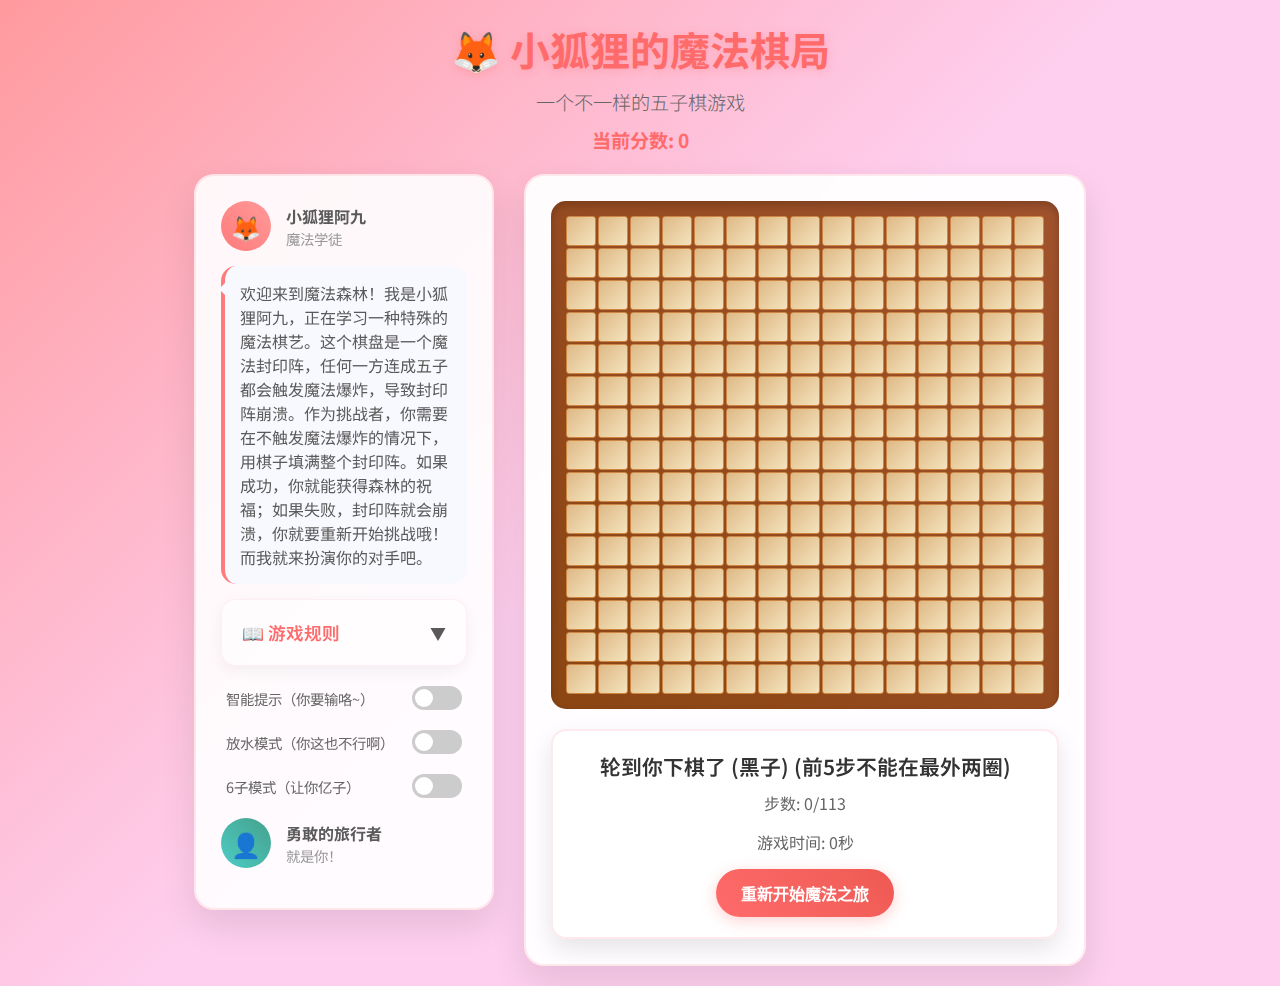
<file: game/reverse_gomoku.html>
<!DOCTYPE html>
<html lang="zh-CN">
<head>
    <meta charset="UTF-8">
    <meta name="viewport" content="width=device-width, initial-scale=1.0">
    <title>小狐狸的魔法棋局</title>
    <link href="https://cdnjs.cloudflare.com/ajax/libs/animate.css/4.1.1/animate.min.css" rel="stylesheet">
    <style>
        @import url('https://fonts.googleapis.com/css2?family=Noto+Sans+SC:wght@300;400;500;700&display=swap');
        
        * {
            margin: 0;
            padding: 0;
            box-sizing: border-box;
        }

        body {
            font-family: 'Noto Sans SC', sans-serif;
            background: linear-gradient(135deg, #ff9a9e 0%, #fecfef 50%, #fecfef 100%);
            min-height: 100vh;
            display: flex;
            flex-direction: column;
            align-items: center;
            padding: 20px;
            color: #5a5a5a;
        }

        .header {
            text-align: center;
            margin-bottom: 20px;
        }

        .title {
            font-size: 2.5rem;
            font-weight: 700;
            color: #ff6b6b;
            text-shadow: 0 2px 10px rgba(255, 107, 107, 0.3);
            margin-bottom: 10px;
        }

        .subtitle {
            font-size: 1.2rem;
            color: #666;
            font-weight: 300;
        }

        .game-container {
            display: flex;
            gap: 30px;
            max-width: 1200px;
            width: 100%;
            justify-content: center;
            flex-wrap: wrap;
        }

        .story-panel {
            background: rgba(255, 255, 255, 0.9);
            border-radius: 20px;
            padding: 25px;
            box-shadow: 0 15px 35px rgba(0, 0, 0, 0.1);
            backdrop-filter: blur(10px);
            width: 300px;
            height: fit-content;
            border: 2px solid rgba(255, 182, 193, 0.3);
        }

        .character {
            display: flex;
            align-items: center;
            margin-bottom: 15px;
        }

        .avatar {
            width: 50px;
            height: 50px;
            border-radius: 50%;
            margin-right: 15px;
            display: flex;
            align-items: center;
            justify-content: center;
            font-size: 1.5rem;
            color: white;
            font-weight: bold;
        }

        .fox-avatar {
            background: linear-gradient(45deg, #ff7b7b, #ff9999);
        }

        .player-avatar {
            background: linear-gradient(45deg, #4ecdc4, #44a08d);
        }

        .dialogue {
            background: #f8f9ff;
            padding: 15px;
            border-radius: 15px;
            margin-bottom: 15px;
            border-left: 4px solid #ff7b7b;
            position: relative;
        }

        .dialogue::before {
            content: '';
            position: absolute;
            left: -6px;
            top: 15px;
            width: 0;
            height: 0;
            border-top: 8px solid transparent;
            border-bottom: 8px solid transparent;
            border-right: 8px solid #f8f9ff;
        }

        .board-container {
            background: rgba(255, 255, 255, 0.95);
            border-radius: 20px;
            padding: 25px;
            box-shadow: 0 15px 35px rgba(0, 0, 0, 0.1);
            backdrop-filter: blur(10px);
            border: 2px solid rgba(255, 182, 193, 0.3);
        }

        .game-board {
            display: grid;
            grid-template-columns: repeat(15, 1fr);
            gap: 2px;
            background: linear-gradient(45deg, #8B4513, #A0522D);
            padding: 15px;
            border-radius: 15px;
            box-shadow: inset 0 4px 8px rgba(0, 0, 0, 0.2);
        }

        .cell {
            width: 30px;
            height: 30px;
            background: linear-gradient(135deg, #DEB887, #F4E4BC);
            border: 1px solid #CD853F;
            cursor: pointer;
            display: flex;
            align-items: center;
            justify-content: center;
            position: relative;
            transition: all 0.3s ease;
            border-radius: 3px;
        }

        .cell:hover {
            background: linear-gradient(135deg, #E6D3A3, #F5E6C8);
            transform: scale(1.05);
        }

        .cell.occupied {
            cursor: not-allowed;
        }

        .cell.occupied:hover {
            transform: none;
        }

        .piece {
            width: 24px;
            height: 24px;
            border-radius: 50%;
            box-shadow: 0 2px 6px rgba(0, 0, 0, 0.3);
            animation: placepiece 0.3s ease-out;
        }

        .piece.last-move {
            animation: lastMove 1.5s ease-in-out;
        }

        @keyframes placepiece {
            0% { transform: scale(0) rotate(180deg); opacity: 0; }
            50% { transform: scale(1.2) rotate(90deg); }
            100% { transform: scale(1) rotate(0deg); opacity: 1; }
        }

        @keyframes lastMove {
            0% { box-shadow: 0 0 0 0 rgba(255, 215, 0, 0.7); }
            50% { box-shadow: 0 0 20px 10px rgba(255, 215, 0, 0.7); }
            100% { box-shadow: 0 2px 6px rgba(0, 0, 0, 0.3); }
        }

        .black-piece {
            background: radial-gradient(circle at 30% 30%, #4a4a4a, #000);
            border: 2px solid #333;
        }

        .white-piece {
            background: radial-gradient(circle at 30% 30%, #fff, #e0e0e0);
            border: 2px solid #ccc;
        }

        .warning {
            position: absolute;
            top: -3px;
            left: -3px;
            right: -3px;
            bottom: -3px;
            border: 3px solid #ff4757;
            border-radius: 6px;
            animation: pulse 1s infinite;
            pointer-events: none;
            box-shadow: 0 0 10px rgba(255, 71, 87, 0.5);
            background: rgba(255, 71, 87, 0.1);
        }

        .winning-line {
            position: absolute;
            top: -2px;
            left: -2px;
            right: -2px;
            bottom: -2px;
            border: 3px solid #ffd700;
            border-radius: 6px;
            animation: winning-glow 0.8s ease-in-out;
            pointer-events: none;
            background: rgba(255, 215, 0, 0.2);
        }

        @keyframes pulse {
            0%, 100% { opacity: 1; transform: scale(1); }
            50% { opacity: 0.7; transform: scale(1.05); }
        }

        @keyframes winning-glow {
            0% { opacity: 0; transform: scale(0.8); }
            50% { opacity: 1; transform: scale(1.1); }
            100% { opacity: 0.8; transform: scale(1); }
        }

        .status-panel {
            background: rgba(255, 255, 255, 0.9);
            border-radius: 15px;
            padding: 20px;
            margin-top: 20px;
            text-align: center;
            box-shadow: 0 10px 25px rgba(0, 0, 0, 0.1);
            backdrop-filter: blur(10px);
            border: 2px solid rgba(255, 182, 193, 0.3);
        }

        .current-player {
            font-size: 1.3rem;
            font-weight: 600;
            margin-bottom: 10px;
        }

        .move-count {
            font-size: 1rem;
            color: #666;
            margin-bottom: 15px;
        }

        .restart-btn {
            background: linear-gradient(45deg, #ff6b6b, #ee5a52);
            color: white;
            border: none;
            padding: 12px 25px;
            border-radius: 25px;
            font-size: 1rem;
            font-weight: 600;
            cursor: pointer;
            transition: all 0.3s ease;
            box-shadow: 0 4px 15px rgba(255, 107, 107, 0.3);
        }

        .restart-btn:hover {
            transform: translateY(-2px);
            box-shadow: 0 6px 20px rgba(255, 107, 107, 0.4);
        }

        .game-over {
            position: fixed;
            top: 0;
            left: 0;
            width: 100%;
            height: 100%;
            background: rgba(0, 0, 0, 0.8);
            display: flex;
            align-items: center;
            justify-content: center;
            z-index: 1000;
        }

        .game-over-content {
            background: white;
            padding: 40px;
            border-radius: 20px;
            text-align: center;
            box-shadow: 0 20px 40px rgba(0, 0, 0, 0.3);
            max-width: 400px;
            width: 90%;
        }

        .game-over h2 {
            font-size: 2rem;
            margin-bottom: 20px;
            color: #ff6b6b;
        }

        .game-over p {
            font-size: 1.1rem;
            margin-bottom: 30px;
            line-height: 1.6;
            color: #666;
        }

        .hidden {
            display: none;
        }

        .rules-panel {
            background: rgba(255, 255, 255, 0.5);
            border-radius: 15px;
            padding: 15px;
            margin: 15px 0;
            box-shadow: 0 5px 15px rgba(0, 0, 0, 0.05);
            border: 1px solid rgba(255, 182, 193, 0.2);
        }

        .rules-header {
            display: flex;
            align-items: center;
            justify-content: space-between;
            cursor: pointer;
            padding: 5px;
            border-radius: 8px;
            transition: background-color 0.3s;
        }

        .rules-header:hover {
            background-color: rgba(255, 182, 193, 0.1);
        }

        .rules-title {
            font-size: 1.1rem;
            font-weight: 600;
            color: #ff6b6b;
            display: flex;
            align-items: center;
            gap: 8px;
        }

        .rules-content {
            margin-top: 10px;
            padding-top: 10px;
            border-top: 1px solid rgba(255, 182, 193, 0.3);
            display: none;
        }

        .rules-content.show {
            display: block;
            animation: fadeIn 0.3s ease-in-out;
        }

        .rules-list {
            list-style: none;
            padding: 0;
            margin: 0;
        }

        .rules-list li {
            margin-bottom: 8px;
            padding-left: 20px;
            position: relative;
            line-height: 1.5;
        }

        .rules-list li::before {
            content: '•';
            position: absolute;
            left: 0;
            color: #ff6b6b;
        }

        @keyframes fadeIn {
            from { opacity: 0; transform: translateY(-10px); }
            to { opacity: 1; transform: translateY(0); }
        }

        .toggle-icon {
            transition: transform 0.3s ease;
        }

        .toggle-icon.rotate {
            transform: rotate(180deg);
        }

        .mode-controls {
            display: flex;
            flex-direction: column;
            gap: 10px;
            margin: 15px 0;
        }

        .mode-control {
            display: flex;
            align-items: center;
            justify-content: space-between;
            color: #666;
            font-size: 0.9rem;
            position: relative;
            padding: 5px;
            border-radius: 8px;
            transition: background-color 0.3s;
        }

        .mode-control:hover {
            background-color: rgba(255, 182, 193, 0.1);
        }

        .mode-control .tooltip {
            position: absolute;
            bottom: 100%;
            left: 50%;
            transform: translateX(-50%);
            background: rgba(0, 0, 0, 0.8);
            color: white;
            padding: 8px 12px;
            border-radius: 4px;
            font-size: 0.8rem;
            white-space: nowrap;
            opacity: 0;
            visibility: hidden;
            transition: all 0.3s ease;
            pointer-events: none;
            margin-bottom: 5px;
        }

        .mode-control .tooltip::after {
            content: '';
            position: absolute;
            top: 100%;
            left: 50%;
            transform: translateX(-50%);
            border-width: 5px;
            border-style: solid;
            border-color: rgba(0, 0, 0, 0.8) transparent transparent transparent;
        }

        .mode-control:hover .tooltip {
            opacity: 1;
            visibility: visible;
        }

        .switch {
            position: relative;
            display: inline-block;
            width: 50px;
            height: 24px;
        }

        .switch input {
            opacity: 0;
            width: 0;
            height: 0;
        }

        .slider {
            position: absolute;
            cursor: pointer;
            top: 0;
            left: 0;
            right: 0;
            bottom: 0;
            background-color: #ccc;
            transition: .4s;
            border-radius: 24px;
        }

        .slider:before {
            position: absolute;
            content: "";
            height: 18px;
            width: 18px;
            left: 3px;
            bottom: 3px;
            background-color: white;
            transition: .4s;
            border-radius: 50%;
        }

        input:checked + .slider {
            background-color: #ff6b6b;
        }

        input:checked + .slider:before {
            transform: translateX(26px);
        }

        input:disabled + .slider {
            opacity: 0.5;
            cursor: not-allowed;
        }

        .toast {
            position: fixed;
            top: 20px;
            left: 50%;
            transform: translateX(-50%);
            background: rgba(0, 0, 0, 0.8);
            color: white;
            padding: 10px 20px;
            border-radius: 5px;
            z-index: 1000;
            display: none;
            animation: fadeInOut 2s ease-in-out;
        }

        @keyframes fadeInOut {
            0% { opacity: 0; }
            20% { opacity: 1; }
            80% { opacity: 1; }
            100% { opacity: 0; }
        }

        @media (max-width: 768px) {
            .game-container {
                flex-direction: column;
                align-items: center;
            }
            
            .story-panel {
                width: 100%;
                max-width: 400px;
                order: 1;
            }
            
            .board-container {
                order: 0;
            }
            
            .cell {
                width: 25px;
                height: 25px;
            }
            
            .piece {
                width: 20px;
                height: 20px;
            }
        }
    </style>
</head>
<body>
    <div class="header">
        <h1 class="title animate__animated animate__fadeInDown">🦊 小狐狸的魔法棋局</h1>
        <p class="subtitle animate__animated animate__fadeInUp">一个不一样的五子棋游戏</p>
        <div id="score-display" style="margin-top: 10px; font-size: 1.2rem; color: #ff6b6b; font-weight: bold;">当前分数: 0</div>
    </div>

    <div class="game-container">
        <div class="story-panel animate__animated animate__fadeInLeft">
            <div class="character">
                <div class="avatar fox-avatar">🦊</div>
                <div>
                    <strong>小狐狸阿九</strong>
                    <div style="font-size: 0.9rem; color: #999;">魔法学徒</div>
                </div>
            </div>
            
            <div class="dialogue" id="story-text">
                欢迎来到魔法森林！我是小狐狸阿九，正在学习一种特殊的魔法棋艺。这个棋盘是一个魔法封印阵，任何一方连成五子都会触发魔法爆炸，导致封印阵崩溃。作为挑战者，你需要在不触发魔法爆炸的情况下，用棋子填满整个封印阵。如果成功，你就能获得森林的祝福；如果失败，封印阵就会崩溃，你就要重新开始挑战哦！而我就来扮演你的对手吧。
            </div>

            <div class="rules-panel">
                <div class="rules-header" onclick="toggleRules()">
                    <div class="rules-title">
                        <span>📖 游戏规则</span>
                    </div>
                    <span class="toggle-icon">▼</span>
                </div>
                <div class="rules-content" id="rules-content">
                    <ul class="rules-list">
                        <li>这是一个反转的五子棋游戏，目标是填满整个棋盘而不连成五子。</li>
                        <li>黑子（玩家）先手，白子（AI）后手，轮流在棋盘上落子。</li>
                        <li>任何一方连成五子（横、竖、斜）都会触发"魔法爆炸"，玩家输掉游戏。</li>
                        <li>如果棋盘被完全填满且没有五子连线，则玩家获胜。</li>
                    </ul>
                </div>
            </div>

            <div class="mode-controls">
                <label class="mode-control">
                    <span>智能提示（你要输咯~）</span>
                    <label class="switch">
                        <input type="checkbox" id="toggle-warning">
                        <span class="slider"></span>
                    </label>
                    <div class="tooltip">开启后会在可能形成五子连线的位置显示红色警告（-200分）</div>
                </label>
                <label class="mode-control">
                    <span>放水模式（你这也不行啊）</span>
                    <label class="switch">
                        <input type="checkbox" id="toggle-easy">
                        <span class="slider"></span>
                    </label>
                    <div class="tooltip">开启后AI不会主动连成五子，只会帮助玩家或随机下棋（-400分）</div>
                </label>
                <label class="mode-control">
                    <span>6子模式（让你亿子）</span>
                    <label class="switch">
                        <input type="checkbox" id="toggle-six">
                        <span class="slider"></span>
                    </label>
                    <div class="tooltip">开启后需要连成6子才会触发魔法爆炸，降低游戏难度（-600分）</div>
                </label>
            </div>

            <div class="character">
                <div class="avatar player-avatar">👤</div>
                <div>
                    <strong>勇敢的旅行者</strong>
                    <div style="font-size: 0.9rem; color: #999;">就是你！</div>
                </div>
            </div>
        </div>

        <div class="board-container animate__animated animate__fadeInUp">
            <div class="game-board" id="game-board"></div>
            
            <div class="status-panel">
                <div class="current-player" id="current-player">轮到你下棋了 (黑子)</div>
                <div class="move-count" id="move-count">步数: 0/113</div>
                <div id="time-display" style="font-size: 1rem; color: #666; margin-bottom: 15px;">游戏时间: 0秒</div>
                <button class="restart-btn" onclick="restartGame()">重新开始魔法之旅</button>
            </div>
        </div>
    </div>

    <div class="game-over hidden" id="game-over">
        <div class="game-over-content animate__animated animate__bounceIn">
            <h2 id="game-over-title"></h2>
            <p id="game-over-message"></p>
            <button class="restart-btn" onclick="restartGame()">再来一局</button>
            <button class="restart-btn" style="margin-left: 10px;" onclick="viewScoreDetails()">查看分数构成</button>
        </div>
    </div>

    <div class="game-over hidden" id="score-details">
        <div class="game-over-content animate__animated animate__bounceIn" style="width: 500px; max-height: 80vh; overflow-y: auto;">
            <h2 style="color: #ff6b6b;">分数构成详情</h2>
            <div id="score-details-content" style="margin-bottom: 20px; text-align: left; line-height: 1.6;"></div>
            <button class="restart-btn" onclick="closeScoreDetails()">关闭</button>
        </div>
    </div>

    <div class="toast" id="toast"></div>

    <script>
        class ReverseGomoku {
            constructor() {
                this.boardSize = 15;
                this.board = Array(this.boardSize).fill().map(() => Array(this.boardSize).fill(0));
                this.currentPlayer = 1; // 1: 黑子(玩家), 2: 白子(AI)
                this.gameOver = false;
                this.moveCount = 0;
                this.warningCells = new Set();
                this.showWarning = false;
                this.easyMode = false;
                this.sixMode = false;
                this.gameStarted = false;
                this.playerInitialMovesLeft = 5; // 玩家初始移动次数限制
                this.aiInitialMovesLeft = 5; // AI初始移动次数限制
                this.score = 0;
                this.startTime = null;
                this.currentTime = 0;
                this.timerInterval = null;
                this.playerTriplets = 0;
                this.playerQuads = 0;
                this.aiTriplets = 0;
                this.aiQuads = 0;
                this.block3x3Count = 0;
                this.checked3x3 = new Set();
                this.scoreDetails = [];
                
                // 启用模式选择
                document.getElementById('toggle-warning').disabled = false;
                document.getElementById('toggle-easy').disabled = false;
                document.getElementById('toggle-six').disabled = false;
                
                this.storyTexts = [
                    "这个位置看起来不错呢！让我帮你制造一个连子的机会~ *狡黠地眨眨眼*",
                    "哇！你的棋艺真不错，居然能避开这么多陷阱！不过... 让我再试试这一步！",
                    "诶？你是不是发现我的小计谋了？不过游戏还没结束呢！",
                    "棋盘快满了！你真的很厉害，居然能避开这么多魔法陷阱！",
                    "我的魔法还不够强，不会真的爆炸的~ 不过... 嘿嘿，让我再试试这一步！",
                    "你下得很谨慎呢！不过没关系，我会继续帮你制造机会的~"
                ];
                
                this.initializeBoard();
                this.updateStatus();
            }

            initializeBoard() {
                const boardElement = document.getElementById('game-board');
                boardElement.innerHTML = '';
                
                for (let i = 0; i < this.boardSize; i++) {
                    for (let j = 0; j < this.boardSize; j++) {
                        const cell = document.createElement('div');
                        cell.className = 'cell';
                        cell.dataset.row = i;
                        cell.dataset.col = j;
                        cell.addEventListener('click', () => this.handleCellClick(i, j));
                        boardElement.appendChild(cell);
                    }
                }
            }

            handleCellClick(row, col) {
                if (this.gameOver || this.board[row][col] !== 0 || this.currentPlayer !== 1) {
                    return;
                }

                // 检查玩家是否在前五次移动中
                if (this.playerInitialMovesLeft > 0) {
                    // 检查是否在最外两圈
                    if (row < 2 || row > this.boardSize - 3 || col < 2 || col > this.boardSize - 3) {
                        showToast('前五次落子不能在最外两圈哦！');
                        return;
                    }
                }

                this.makeMove(row, col, 1);
                this.updateStory();
                
                if (!this.gameOver) {
                    setTimeout(() => {
                        this.aiMove();
                    }, 1000);
                }
            }

            makeMove(row, col, player) {
                if (!this.gameStarted) {
                    this.gameStarted = true;
                    // 禁用模式选择
                    document.getElementById('toggle-warning').disabled = true;
                    document.getElementById('toggle-easy').disabled = true;
                    document.getElementById('toggle-six').disabled = true;
                    this.startTime = new Date();
                    this.startTimer();
                }

                this.board[row][col] = player;
                this.moveCount++;
                
                // 更新初始移动次数
                if (player === 1 && this.playerInitialMovesLeft > 0) {
                    this.playerInitialMovesLeft--;
                } else if (player === 2 && this.aiInitialMovesLeft > 0) {
                    this.aiInitialMovesLeft--;
                }

                const cell = document.querySelector(`[data-row="${row}"][data-col="${col}"]`);
                const piece = document.createElement('div');
                piece.className = `piece ${player === 1 ? 'black-piece' : 'white-piece'} last-move`;
                cell.appendChild(piece);
                cell.classList.add('occupied');

                // 移除其他棋子的last-move标记
                document.querySelectorAll('.piece.last-move').forEach(p => {
                    if (p !== piece) {
                        p.classList.remove('last-move');
                    }
                });

                // 检查连线奖励
                this.checkLineBonus(row, col, player);
                // 检查3x3同色方块奖励
                this.check3x3Bonus(row, col, player);

                // 检查游戏结束条件
                const winResult = this.checkWin(row, col, player);
                if (winResult) {
                    this.highlightWinningLine(winResult.line);
                    setTimeout(() => {
                        this.endGame(false); // AI胜利（有人连成五子）
                    }, 1500); // 延迟1.5秒显示结束界面
                    return;
                }

                if (this.moveCount === this.boardSize * this.boardSize) {
                    this.endGame(true); // 玩家胜利（棋盘填满且没有五子连线）
                    return;
                }

                this.currentPlayer = player === 1 ? 2 : 1;
                this.updateWarnings();
                this.updateStatus();
                this.updateScoreDisplay();
            }
            
            startTimer() {
                this.timerInterval = setInterval(() => {
                    this.currentTime = Math.floor((new Date() - this.startTime) / 1000);
                    document.getElementById('time-display').textContent = `游戏时间: ${this.currentTime}秒`;
                }, 1000);
            }
            
            stopTimer() {
                if (this.timerInterval) {
                    clearInterval(this.timerInterval);
                    this.timerInterval = null;
                }
            }
            
            checkLineBonus(row, col, player) {
                const directions = [
                    [0, 1], [1, 0], [1, 1], [1, -1]
                ];
                let tripletCount = 0;
                let quadCount = 0;

                for (let [dx, dy] of directions) {
                    let line = [{row, col}];
                    
                    // 向一个方向检查
                    for (let i = 1; i < 5; i++) {
                        const newRow = row + dx * i;
                        const newCol = col + dy * i;
                        if (newRow >= 0 && newRow < this.boardSize && 
                            newCol >= 0 && newCol < this.boardSize && 
                            this.board[newRow][newCol] === player) {
                            line.push({row: newRow, col: newCol});
                        } else {
                            break;
                        }
                    }
                    
                    // 向相反方向检查
                    for (let i = 1; i < 5; i++) {
                        const newRow = row - dx * i;
                        const newCol = col - dy * i;
                        if (newRow >= 0 && newRow < this.boardSize && 
                            newCol >= 0 && newCol < this.boardSize && 
                            this.board[newRow][newCol] === player) {
                            line.unshift({row: newRow, col: newCol});
                        } else {
                            break;
                        }
                    }
                    
                    if (line.length === 3) {
                        tripletCount++;
                    } else if (line.length === 4) {
                        quadCount++;
                    }
                }
                
                if (player === 1) {
                    this.playerTriplets += tripletCount;
                    this.playerQuads += quadCount;
                    if (tripletCount > 0) {
                        this.score += tripletCount * 10;
                        showToast(`形成${tripletCount}个三子连线，+${tripletCount * 10}分！`);
                        this.scoreDetails.push(`玩家形成${tripletCount}个三子连线: +${tripletCount * 10}分`);
                    }
                    if (quadCount > 0) {
                        this.score += quadCount * 30;
                        showToast(`形成${quadCount}个四子连线，+${quadCount * 30}分！`);
                        this.scoreDetails.push(`玩家形成${quadCount}个四子连线: +${quadCount * 30}分`);
                    }
                } else {
                    this.aiTriplets += tripletCount;
                    this.aiQuads += quadCount;
                    if (tripletCount > 0) {
                        this.score += tripletCount * 5;
                        showToast(`AI形成${tripletCount}个三子连线，+${tripletCount * 5}分！`);
                        this.scoreDetails.push(`AI形成${tripletCount}个三子连线: +${tripletCount * 5}分`);
                    }
                    if (quadCount > 0) {
                        this.score += quadCount * 15;
                        showToast(`AI形成${quadCount}个四子连线，+${quadCount * 15}分！`);
                        this.scoreDetails.push(`AI形成${quadCount}个四子连线: +${quadCount * 15}分`);
                    }
                }
            }
            
            check3x3Bonus(row, col, player) {
                // 检查以当前落子为中心的3x3区域
                for (let i = Math.max(0, row - 1); i <= Math.min(this.boardSize - 3, row); i++) {
                    for (let j = Math.max(0, col - 1); j <= Math.min(this.boardSize - 3, col); j++) {
                        const key = `${i},${j}`;
                        if (this.checked3x3.has(key)) continue;
                        
                        if (this.board[i][j] !== 0 && 
                            this.board[i][j] === this.board[i][j+1] && this.board[i][j] === this.board[i][j+2] &&
                            this.board[i][j] === this.board[i+1][j] && this.board[i][j] === this.board[i+1][j+1] && this.board[i][j] === this.board[i+1][j+2] &&
                            this.board[i][j] === this.board[i+2][j] && this.board[i][j] === this.board[i+2][j+1] && this.board[i][j] === this.board[i+2][j+2]) {
                            this.block3x3Count++;
                            this.score += 50;
                            this.checked3x3.add(key);
                            showToast(`形成一个3×3同色区域，+50分！`);
                            this.scoreDetails.push(`形成一个3×3同色区域: +50分`);
                        }
                    }
                }
            }
            
            updateScoreDisplay() {
                document.getElementById('score-display').textContent = `当前分数: ${this.score}`;
            }

            checkWin(row, col, player) {
                const directions = [
                    [0, 1], [1, 0], [1, 1], [1, -1]
                ];
                
                const winLength = this.sixMode ? 6 : 5; // 6子模式需要6子连线
                const maxCheck = this.sixMode ? 6 : 5;

                for (let [dx, dy] of directions) {
                    let winningLine = [{row, col}];
                    
                    // 向一个方向检查
                    for (let i = 1; i < maxCheck; i++) {
                        const newRow = row + dx * i;
                        const newCol = col + dy * i;
                        if (newRow >= 0 && newRow < this.boardSize && 
                            newCol >= 0 && newCol < this.boardSize && 
                            this.board[newRow][newCol] === player) {
                            winningLine.push({row: newRow, col: newCol});
                        } else {
                            break;
                        }
                    }
                    
                    // 向相反方向检查
                    for (let i = 1; i < maxCheck; i++) {
                        const newRow = row - dx * i;
                        const newCol = col - dy * i;
                        if (newRow >= 0 && newRow < this.boardSize && 
                            newCol >= 0 && newCol < this.boardSize && 
                            this.board[newRow][newCol] === player) {
                            winningLine.unshift({row: newRow, col: newCol});
                        } else {
                            break;
                        }
                    }
                    
                    if (winningLine.length >= winLength) {
                        return { line: winningLine.slice(0, winLength) }; // 返回连线长度对应的棋子
                    }
                }
                return null;
            }

            highlightWinningLine(line) {
                line.forEach(({row, col}) => {
                    const cell = document.querySelector(`[data-row="${row}"][data-col="${col}"]`);
                    const highlight = document.createElement('div');
                    highlight.className = 'winning-line';
                    cell.appendChild(highlight);
                });
            }

            updateWarnings() {
                // 只有开启智能提示时才显示
                if (!this.showWarning) return;
                // 清除之前的警告
                this.warningCells.forEach(cellKey => {
                    const [row, col] = cellKey.split(',').map(Number);
                    const cell = document.querySelector(`[data-row="${row}"][data-col="${col}"]`);
                    const warning = cell.querySelector('.warning');
                    if (warning) warning.remove();
                });
                this.warningCells.clear();

                // 检查新的警告位置
                for (let i = 0; i < this.boardSize; i++) {
                    for (let j = 0; j < this.boardSize; j++) {
                        if (this.board[i][j] === 0) {
                            if (this.shouldWarn(i, j)) {
                                const cell = document.querySelector(`[data-row="${i}"][data-col="${j}"]`);
                                const warning = document.createElement('div');
                                warning.className = 'warning';
                                cell.appendChild(warning);
                                this.warningCells.add(`${i},${j}`);
                            }
                        }
                    }
                }
            }

            shouldWarn(row, col) {
                const directions = [
                    [0, 1], [1, 0], [1, 1], [1, -1]
                ];

                for (let [dx, dy] of directions) {
                    // 检查黑子是否会形成连线
                    if (this.wouldCreateWinningLine(row, col, dx, dy, 1)) {
                        return true;
                    }
                    // 检查白子是否会形成连线
                    if (this.wouldCreateWinningLine(row, col, dx, dy, 2)) {
                        return true;
                    }
                }
                return false;
            }

            wouldCreateWinningLine(row, col, dx, dy, player) {
                // 模拟在该位置放置指定颜色的棋子，检查是否会形成获胜连线
                const winLength = this.sixMode ? 6 : 5;
                const maxCheck = this.sixMode ? 6 : 5;
                let line = [{row, col}];
                
                // 向正方向检查
                for (let i = 1; i < maxCheck; i++) {
                    const newRow = row + dx * i;
                    const newCol = col + dy * i;
                    if (this.isValidPosition(newRow, newCol) && this.board[newRow][newCol] === player) {
                        line.push({row: newRow, col: newCol});
                    } else {
                        break;
                    }
                }
                
                // 向负方向检查
                for (let i = 1; i < maxCheck; i++) {
                    const newRow = row - dx * i;
                    const newCol = col - dy * i;
                    if (this.isValidPosition(newRow, newCol) && this.board[newRow][newCol] === player) {
                        line.unshift({row: newRow, col: newCol});
                    } else {
                        break;
                    }
                }
                
                // 检查不同的连线情况
                if (line.length >= winLength) {
                    return true; // 已经有足够的同色子，再放1个就会获胜
                }
                
                if (line.length === winLength - 1) {
                    // 差一子获胜，检查另一端是否为空
                    const firstPos = line[0];
                    const lastPos = line[line.length - 1];
                    
                    const beforeFirst = {
                        row: firstPos.row - dx,
                        col: firstPos.col - dy
                    };
                    const afterLast = {
                        row: lastPos.row + dx,
                        col: lastPos.col + dy
                    };
                    
                    if ((this.isValidPosition(beforeFirst.row, beforeFirst.col) && 
                         this.board[beforeFirst.row][beforeFirst.col] === 0) ||
                        (this.isValidPosition(afterLast.row, afterLast.col) && 
                         this.board[afterLast.row][afterLast.col] === 0)) {
                        return true;
                    }
                }
                
                if (line.length === winLength - 2) {
                    // 差两子获胜，检查两端是否都为空
                    const firstPos = line[0];
                    const lastPos = line[line.length - 1];
                    
                    const beforeFirst = {
                        row: firstPos.row - dx,
                        col: firstPos.col - dy
                    };
                    const afterLast = {
                        row: lastPos.row + dx,
                        col: lastPos.col + dy
                    };
                    
                    if (this.isValidPosition(beforeFirst.row, beforeFirst.col) && 
                        this.board[beforeFirst.row][beforeFirst.col] === 0 &&
                        this.isValidPosition(afterLast.row, afterLast.col) && 
                        this.board[afterLast.row][afterLast.col] === 0) {
                        return true;
                    }
                }
                
                return false;
            }

            isValidPosition(row, col) {
                return row >= 0 && row < this.boardSize && col >= 0 && col < this.boardSize;
            }

            aiMove() {
                if (this.gameOver) return;

                const bestMove = this.findBestMove();
                if (bestMove) {
                    this.makeMove(bestMove.row, bestMove.col, 2);
                }
            }

            findBestMove() {
                let bestMoves = [];
                // 放水模式下跳过AI主动连五
                if (!this.easyMode) {
                    // 1. 首先检查AI自己是否能连成五子
                    for (let i = 0; i < this.boardSize; i++) {
                        for (let j = 0; j < this.boardSize; j++) {
                            if (this.board[i][j] === 0) {
                                // 检查AI是否在前五次移动中
                                if (this.aiInitialMovesLeft > 0) {
                                    if (i < 2 || i > this.boardSize - 3 || j < 2 || j > this.boardSize - 3) {
                                        continue;
                                    }
                                }
                                this.board[i][j] = 2;
                                if (this.checkWin(i, j, 2)) {
                                    this.board[i][j] = 0;
                                    return {row: i, col: j, priority: 100};
                                }
                                this.board[i][j] = 0;
                            }
                        }
                    }
                }

                // 2. 如果没有直接连成五子的位置，寻找能创造连子机会的位置
                for (let i = 0; i < this.boardSize; i++) {
                    for (let j = 0; j < this.boardSize; j++) {
                        if (this.board[i][j] === 0) {
                            // 检查AI是否在前五次移动中
                            if (this.aiInitialMovesLeft > 0) {
                                if (i < 2 || i > this.boardSize - 3 || j < 2 || j > this.boardSize - 3) {
                                    continue;
                                }
                            }
                            let score = this.evaluatePosition(i, j);
                            if (score > 0) {
                                bestMoves.push({row: i, col: j, priority: score});
                            }
                        }
                    }
                }

                // 3. 如果还是没有好位置，随机选择
                if (bestMoves.length === 0) {
                    for (let i = 0; i < this.boardSize; i++) {
                        for (let j = 0; j < this.boardSize; j++) {
                            if (this.board[i][j] === 0) {
                                // 检查AI是否在前五次移动中
                                if (this.aiInitialMovesLeft > 0) {
                                    if (i < 2 || i > this.boardSize - 3 || j < 2 || j > this.boardSize - 3) {
                                        continue;
                                    }
                                }
                                bestMoves.push({row: i, col: j, priority: 1});
                            }
                        }
                    }
                }

                if (bestMoves.length === 0) return null;

                // 选择优先级最高的位置
                bestMoves.sort((a, b) => b.priority - a.priority);
                const topMoves = bestMoves.filter(move => move.priority === bestMoves[0].priority);
                return topMoves[Math.floor(Math.random() * topMoves.length)];
            }
            
            evaluateLineScore(row, col, player, directions) {
                let totalScore = 0;
                
                for (let [dx, dy] of directions) {
                    let line = this.getLine(row, col, dx, dy, player);
                    let lineScore = 0;
                    
                    // 如果是玩家的潜在连线，给予较低分数
                    if (player === 1) {
                        if (line.length === 4) {
                            lineScore = 30; // 降低帮助玩家形成5连的分数
                        } else if (line.length === 3) {
                            lineScore = 15;  // 降低帮助玩家形成4连的分数
                        } else if (line.length === 2) {
                            lineScore = 5;  // 降低帮助玩家形成3连的分数
                        } else if (line.length === 1) {
                            // 检查周围是否有同色棋子
                            let nearbyCount = this.countNearbyPieces(row, col, player);
                            lineScore = nearbyCount;
                        }
                    } else {
                        // AI自己的连线评分提高
                        if (line.length === 4) {
                            lineScore = 80; // 提高AI四子一线的分数
                        } else if (line.length === 3) {
                            lineScore = 40; // 提高AI三子连线的分数
                        } else if (line.length === 2) {
                            lineScore = 15;  // 提高AI两子连线的分数
                        } else if (line.length === 1) {
                            // 检查周围是否有同色棋子
                            let nearbyCount = this.countNearbyPieces(row, col, player);
                            lineScore = nearbyCount * 3;
                        }
                    }
                    
                    totalScore += lineScore;
                }
                
                return totalScore;
            }

            getLine(row, col, dx, dy, player) {
                let line = [{row, col}];
                
                // 向正方向检查
                for (let i = 1; i < 5; i++) {
                    const newRow = row + dx * i;
                    const newCol = col + dy * i;
                    if (this.isValidPosition(newRow, newCol) && this.board[newRow][newCol] === player) {
                        line.push({row: newRow, col: newCol});
                    } else {
                        break;
                    }
                }
                
                // 向负方向检查
                for (let i = 1; i < 5; i++) {
                    const newRow = row - dx * i;
                    const newCol = col - dy * i;
                    if (this.isValidPosition(newRow, newCol) && this.board[newRow][newCol] === player) {
                        line.unshift({row: newRow, col: newCol});
                    } else {
                        break;
                    }
                }
                
                return line;
            }

            isLineBlocked(row, col, player) {
                const directions = [
                    [0, 1], [1, 0], [1, 1], [1, -1]
                ];
                
                for (let [dx, dy] of directions) {
                    let line = this.getLine(row, col, dx, dy, player);
                    
                    if (line.length >= 3) {
                        // 检查线的两端是否被对方棋子堵住
                        const firstPos = line[0];
                        const lastPos = line[line.length - 1];
                        
                        const beforeFirst = {
                            row: firstPos.row - dx,
                            col: firstPos.col - dy
                        };
                        const afterLast = {
                            row: lastPos.row + dx,
                            col: lastPos.col + dy
                        };
                        
                        // 对于AI自己的连线，检查是否被玩家堵住
                        // 对于玩家的连线，我们不检查封堵情况，不希望AI去阻断玩家
                        if (player === 2) {
                            const opponent = 1;
                            let blockedBefore = !this.isValidPosition(beforeFirst.row, beforeFirst.col) || 
                                            this.board[beforeFirst.row][beforeFirst.col] === opponent;
                            let blockedAfter = !this.isValidPosition(afterLast.row, afterLast.col) || 
                                            this.board[afterLast.row][afterLast.col] === opponent;
                            
                            if (blockedBefore && blockedAfter) {
                                return true; // 两端都被堵死
                            }
                        }
                    }
                }
                
                return false;
            }

            wouldBlockOpponent(row, col, opponent) {
                // 移除阻断对手的逻辑，让AI不去阻断玩家连线
                if (opponent === 1) {
                    return false; // 不阻断玩家
                }
                
                const directions = [
                    [0, 1], [1, 0], [1, 1], [1, -1]
                ];
                
                for (let [dx, dy] of directions) {
                    // 检查在此位置放子是否会打断对方的连线
                    let opponentCount = 0;
                    
                    // 检查正方向
                    for (let i = 1; i <= 2; i++) {
                        const newRow = row + dx * i;
                        const newCol = col + dy * i;
                        if (this.isValidPosition(newRow, newCol) && this.board[newRow][newCol] === opponent) {
                            opponentCount++;
                        } else {
                            break;
                        }
                    }
                    
                    // 检查负方向
                    for (let i = 1; i <= 2; i++) {
                        const newRow = row - dx * i;
                        const newCol = col - dy * i;
                        if (this.isValidPosition(newRow, newCol) && this.board[newRow][newCol] === opponent) {
                            opponentCount++;
                        } else {
                            break;
                        }
                    }
                    
                    if (opponentCount >= 2) {
                        return true; // 会阻断对方连线
                    }
                }
                
                return false;
            }

            evaluatePosition(row, col) {
                let score = 0;
                const directions = [
                    [0, 1], [1, 0], [1, 1], [1, -1]
                ];

                // 评估白子自己的连线潜力
                let whiteScore = this.evaluateLineScore(row, col, 2, directions);
                
                // 评估帮助黑子连线的潜力
                let blackScore = this.evaluateLineScore(row, col, 1, directions);
                
                // 检查白子连线是否被堵死
                let whiteBlocked = this.isLineBlocked(row, col, 2);
                
                // 计算最终分数
                if (whiteBlocked) {
                    whiteScore *= 0.3; // 被堵死的连线大大降低优先级
                }
                
                // 检查是否会阻断玩家连线 - 如果会阻断，大幅降低得分
                if (this.wouldBlockOpponent(row, col, 1)) {
                    score = 0; // 不鼓励阻断玩家的连线
                } else {
                    // 调整权重：提高AI自己连线的分数，降低帮助玩家的分数
                    score = whiteScore * 3 + blackScore * 1;
                }
                
                return Math.max(score, 1);
            }

            countNearbyPieces(row, col, player) {
                let count = 0;
                for (let i = -1; i <= 1; i++) {
                    for (let j = -1; j <= 1; j++) {
                        if (i === 0 && j === 0) continue;
                        const newRow = row + i;
                        const newCol = col + j;
                        if (this.isValidPosition(newRow, newCol) && this.board[newRow][newCol] === player) {
                            count++;
                        }
                    }
                }
                return count;
            }

            updateStory() {
                const storyElement = document.getElementById('story-text');
                const randomIndex = Math.floor(Math.random() * this.storyTexts.length);
                storyElement.textContent = this.storyTexts[randomIndex];
                storyElement.classList.add('animate__animated', 'animate__fadeIn');
                
                setTimeout(() => {
                    storyElement.classList.remove('animate__animated', 'animate__fadeIn');
                }, 1000);
            }

            updateStatus() {
                const currentPlayerElement = document.getElementById('current-player');
                const moveCountElement = document.getElementById('move-count');
                
                if (this.currentPlayer === 1) {
                    let statusText = '轮到你下棋了 (黑子)';
                    if (this.playerInitialMovesLeft > 0) {
                        statusText += ` (前${this.playerInitialMovesLeft}步不能在最外两圈)`;
                    }
                    currentPlayerElement.textContent = statusText;
                    currentPlayerElement.style.color = '#333';
                } else {
                    let statusText = '小狐狸正在思考... (白子)';
                    if (this.aiInitialMovesLeft > 0) {
                        statusText += ` (前${this.aiInitialMovesLeft}步不能在最外两圈)`;
                    }
                    currentPlayerElement.textContent = statusText;
                    currentPlayerElement.style.color = '#ff6b6b';
                }
                
                moveCountElement.textContent = `步数: ${this.moveCount}/${Math.ceil(this.boardSize * this.boardSize / 2)}`;
            }

            endGame(playerWin) {
                this.gameOver = true;
                this.stopTimer();
                let finalScore = this.score;
                let timeBonus = 0;
                if (playerWin) {
                    finalScore += 1000;
                    showToast('恭喜胜利，+1000分！');
                    const winLength = this.sixMode ? '六' : '五';
                    this.scoreDetails.push(`玩家胜利（填满棋盘且无${winLength}连子）: +1000分`);
                    // 时间奖励，基准时间为300秒
                    timeBonus = 300 - this.currentTime;
                    if (timeBonus > 0) {
                        finalScore += timeBonus;
                        showToast(`时间奖励，+${timeBonus}分！`);
                        this.scoreDetails.push(`时间奖励（基准时间300秒，每快1秒+1分）: +${timeBonus}分`);
                    } else {
                        finalScore += timeBonus;
                        showToast(`时间惩罚，${timeBonus}分！`);
                        this.scoreDetails.push(`时间惩罚（基准时间300秒，每慢1秒-1分）: ${timeBonus}分`);
                    }
                } else {
                    // 失败时的危险惩罚
                    const penalty = (this.playerTriplets * 5) + (this.playerQuads * 15);
                    finalScore -= penalty;
                    showToast(`失败惩罚，-${penalty}分！`);
                    this.scoreDetails.push(`失败惩罚（玩家三子-5分/次，四子-15分/次）: -${penalty}分`);
                }
                
                // 智能提示、放水模式和6子模式扣分
                if (this.showWarning) {
                    finalScore -= 200;
                    showToast('智能提示模式启用，-200分！');
                    this.scoreDetails.push(`智能提示模式启用: -200分`);
                }
                if (this.easyMode) {
                    finalScore -= 400;
                    showToast('放水模式启用，-400分！');
                    this.scoreDetails.push(`放水模式启用: -400分`);
                }
                if (this.sixMode) {
                    finalScore -= 600;
                    showToast('6子模式启用，-600分！');
                    this.scoreDetails.push(`6子模式启用: -600分`);
                }
                
                const gameOverElement = document.getElementById('game-over');
                const titleElement = document.getElementById('game-over-title');
                const messageElement = document.getElementById('game-over-message');
                
                if (playerWin) {
                    titleElement.textContent = '🎉 恭喜你获得森林的祝福！';
                    titleElement.style.color = '#4ecdc4';
                    messageElement.textContent = `太厉害了！你成功在不触发魔法爆炸的情况下填满了整个封印阵！最终得分：${finalScore}分。小狐狸阿九对你的智慧感到敬佩，森林的精灵们也会为你送上祝福！`;
                } else {
                    titleElement.textContent = '💥 封印阵崩溃了！';
                    titleElement.style.color = '#ff6b6b';
                    const winLength = this.sixMode ? '六' : '五';
                    messageElement.textContent = `哎呀！${winLength}子连线触发了魔法爆炸，封印阵崩溃了！最终得分：${finalScore}分。不过别灰心，每一次失败都是学习的机会。小狐狸阿九会继续在这里等你，随时可以重新开始挑战！`;
                }
                
                gameOverElement.classList.remove('hidden');
                this.updateScoreDisplay();
            }
        }

        let game = new ReverseGomoku();

        function showToast(message) {
            const toast = document.getElementById('toast');
            toast.textContent = message;
            toast.style.display = 'block';
            setTimeout(() => {
                toast.style.display = 'none';
            }, 2000);
        }

        // 智能提示开关
        document.getElementById('toggle-warning').onchange = function() {
            if (game.gameStarted) {
                this.checked = !this.checked;
                showToast('游戏开始后无法切换模式');
                return;
            }
            game.showWarning = this.checked;
            game.updateWarnings();
        };

        // 放水模式开关
        document.getElementById('toggle-easy').onchange = function() {
            if (game.gameStarted) {
                this.checked = !this.checked;
                showToast('游戏开始后无法切换模式');
                return;
            }
            game.easyMode = this.checked;
        };

        // 6子模式开关
        document.getElementById('toggle-six').onchange = function() {
            if (game.gameStarted) {
                this.checked = !this.checked;
                showToast('游戏开始后无法切换模式');
                return;
            }
            game.sixMode = this.checked;
        };

        function restartGame() {
            document.getElementById('game-over').classList.add('hidden');
            document.getElementById('score-details').classList.add('hidden');
            game = new ReverseGomoku();
        }

        function toggleRules() {
            const content = document.getElementById('rules-content');
            const icon = document.querySelector('.toggle-icon');
            content.classList.toggle('show');
            icon.classList.toggle('rotate');
        }

        function viewScoreDetails() {
            const detailsElement = document.getElementById('score-details');
            const contentElement = document.getElementById('score-details-content');
            let detailsHtml = '<ul style="list-style-type:disc; margin-left: 20px;">';
            if (game.scoreDetails.length === 0) {
                detailsHtml += '<li>暂无详细分数记录</li>';
            } else {
                for (let detail of game.scoreDetails) {
                    detailsHtml += `<li>${detail}</li>`;
                }
            }
            detailsHtml += '</ul>';
            contentElement.innerHTML = detailsHtml;
            detailsElement.classList.remove('hidden');
        }
        
        function closeScoreDetails() {
            document.getElementById('score-details').classList.add('hidden');
        }
    </script>
</body>
</html>
</file>
